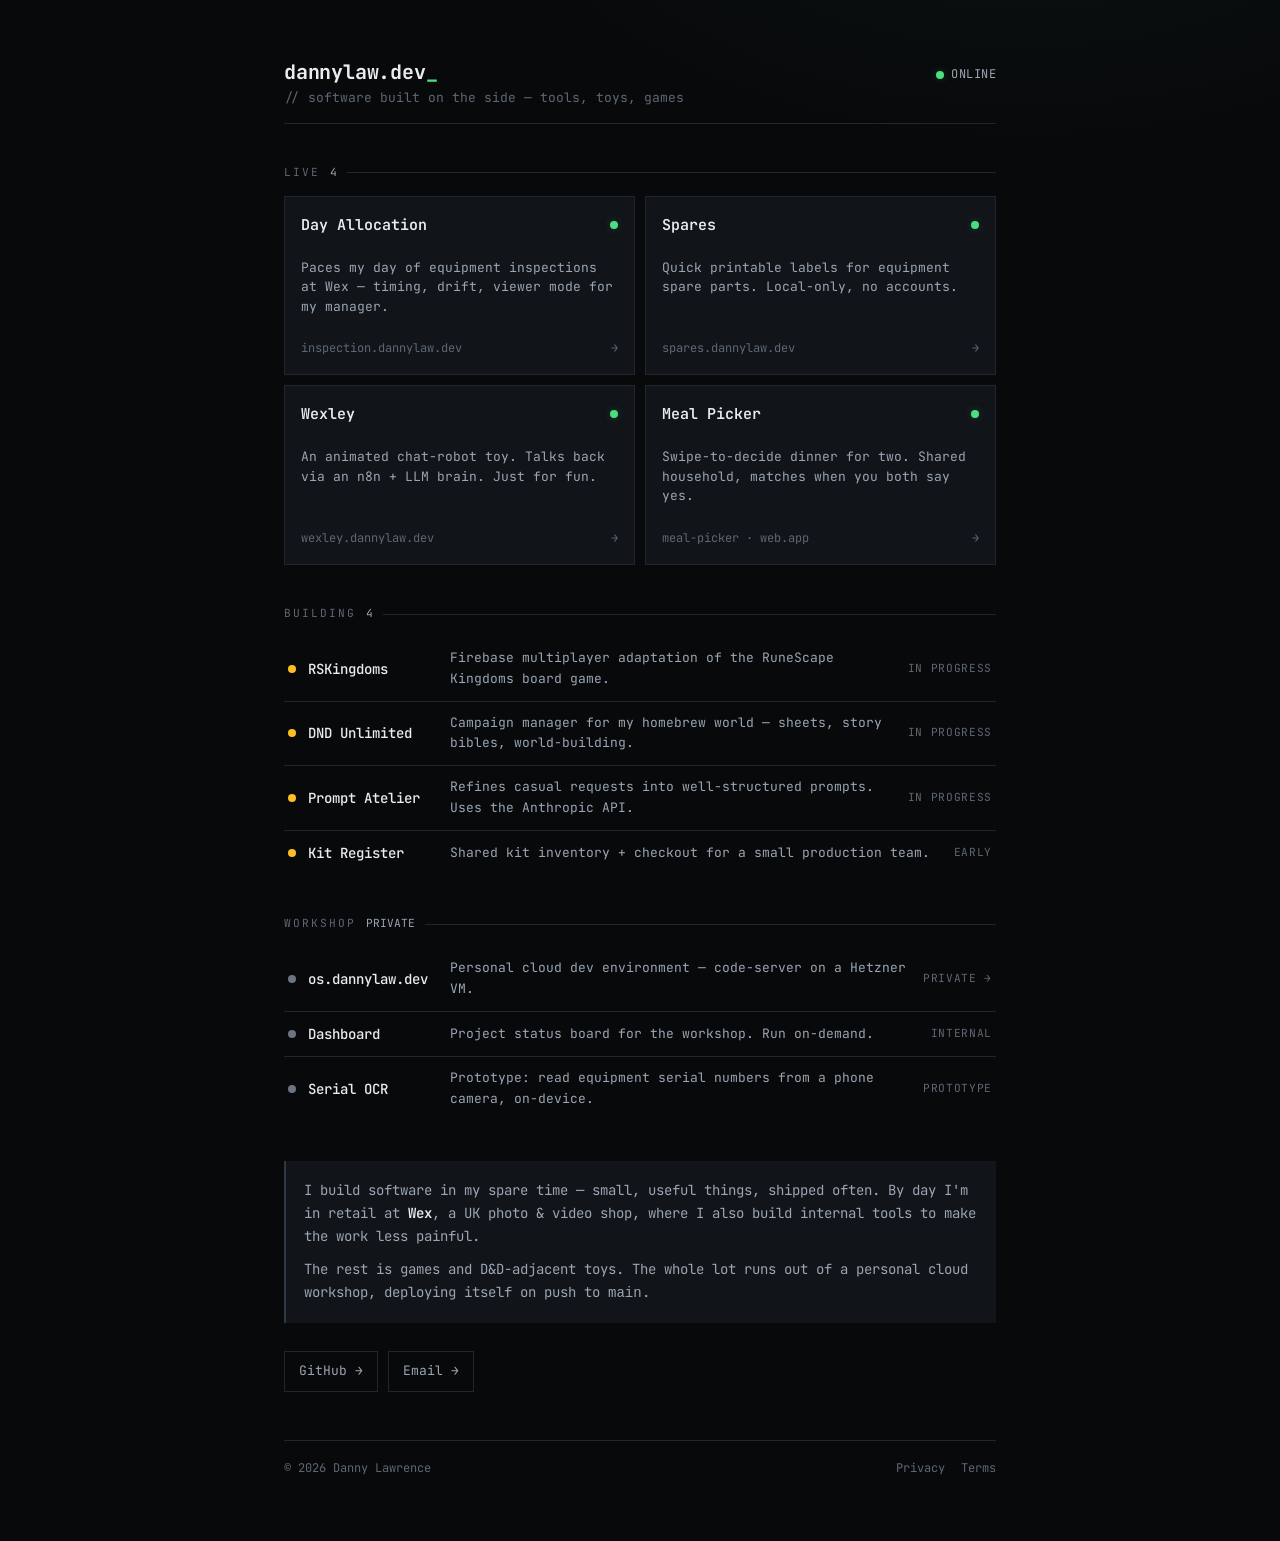
<file: index.html>
<!DOCTYPE html>
<html lang="en">
<head>
  <meta charset="UTF-8">
  <meta name="viewport" content="width=device-width, initial-scale=1.0">
  <meta name="description" content="Danny Lawrence — personal workshop. Software built on the side: tools, toys, and games.">
  <title>dannylaw.dev — workshop</title>
  <link rel="preconnect" href="https://fonts.googleapis.com">
  <link rel="preconnect" href="https://fonts.gstatic.com" crossorigin>
  <link href="https://fonts.googleapis.com/css2?family=Inter:wght@400;500;600&family=JetBrains+Mono:wght@400;500;600;700&display=swap" rel="stylesheet">
  <link rel="stylesheet" href="style.css">
</head>
<body>
<main class="deck">

  <!-- HEADER -->
  <header class="deck-head">
    <div>
      <div class="brand">dannylaw.dev<span class="blink">_</span></div>
      <div class="tagline">// software built on the side — tools, toys, games</div>
    </div>
    <span class="status-chip"><span class="dot live"></span> online</span>
  </header>

  <!-- LIVE -->
  <section class="section">
    <div class="section-label">Live <span class="section-count">4</span></div>
    <div class="grid">

      <a class="tile" href="https://inspection.dannylaw.dev" target="_blank" rel="noopener">
        <div class="tile-top">
          <span class="tile-name">Day Allocation</span>
          <span class="dot live" aria-label="live"></span>
        </div>
        <p class="tile-desc">Paces my day of equipment inspections at Wex — timing, drift, viewer mode for my manager.</p>
        <span class="tile-go"><span class="host">inspection.dannylaw.dev</span> <span class="arr">→</span></span>
      </a>

      <a class="tile" href="https://spares.dannylaw.dev" target="_blank" rel="noopener">
        <div class="tile-top">
          <span class="tile-name">Spares</span>
          <span class="dot live" aria-label="live"></span>
        </div>
        <p class="tile-desc">Quick printable labels for equipment spare parts. Local-only, no accounts.</p>
        <span class="tile-go"><span class="host">spares.dannylaw.dev</span> <span class="arr">→</span></span>
      </a>

      <a class="tile" href="https://wexley.dannylaw.dev" target="_blank" rel="noopener">
        <div class="tile-top">
          <span class="tile-name">Wexley</span>
          <span class="dot live" aria-label="live"></span>
        </div>
        <p class="tile-desc">An animated chat-robot toy. Talks back via an n8n + LLM brain. Just for fun.</p>
        <span class="tile-go"><span class="host">wexley.dannylaw.dev</span> <span class="arr">→</span></span>
      </a>

      <a class="tile" href="https://meal-picker-c1d4e.web.app" target="_blank" rel="noopener">
        <div class="tile-top">
          <span class="tile-name">Meal Picker</span>
          <span class="dot live" aria-label="live"></span>
        </div>
        <p class="tile-desc">Swipe-to-decide dinner for two. Shared household, matches when you both say yes.</p>
        <span class="tile-go"><span class="host">meal-picker · web.app</span> <span class="arr">→</span></span>
      </a>

    </div>
  </section>

  <!-- BUILDING -->
  <section class="section">
    <div class="section-label">Building <span class="section-count">4</span></div>
    <div class="rows">
      <div class="row">
        <span class="dot build"></span>
        <span class="r-name">RSKingdoms</span>
        <span class="r-desc">Firebase multiplayer adaptation of the RuneScape Kingdoms board game.</span>
        <span class="r-tag">in progress</span>
      </div>
      <div class="row">
        <span class="dot build"></span>
        <span class="r-name">DND Unlimited</span>
        <span class="r-desc">Campaign manager for my homebrew world — sheets, story bibles, world-building.</span>
        <span class="r-tag">in progress</span>
      </div>
      <div class="row">
        <span class="dot build"></span>
        <span class="r-name">Prompt Atelier</span>
        <span class="r-desc">Refines casual requests into well-structured prompts. Uses the Anthropic API.</span>
        <span class="r-tag">in progress</span>
      </div>
      <div class="row">
        <span class="dot build"></span>
        <span class="r-name">Kit Register</span>
        <span class="r-desc">Shared kit inventory + checkout for a small production team.</span>
        <span class="r-tag">early</span>
      </div>
    </div>
  </section>

  <!-- WORKSHOP -->
  <section class="section">
    <div class="section-label">Workshop <span class="section-count">private</span></div>
    <div class="rows">
      <a class="row" href="https://os.dannylaw.dev" target="_blank" rel="noopener">
        <span class="dot idle"></span>
        <span class="r-name">os.dannylaw.dev</span>
        <span class="r-desc">Personal cloud dev environment — code-server on a Hetzner VM.</span>
        <span class="r-tag">private →</span>
      </a>
      <div class="row">
        <span class="dot idle"></span>
        <span class="r-name">Dashboard</span>
        <span class="r-desc">Project status board for the workshop. Run on-demand.</span>
        <span class="r-tag">internal</span>
      </div>
      <div class="row">
        <span class="dot idle"></span>
        <span class="r-name">Serial OCR</span>
        <span class="r-desc">Prototype: read equipment serial numbers from a phone camera, on-device.</span>
        <span class="r-tag">prototype</span>
      </div>
    </div>
  </section>

  <!-- ABOUT -->
  <section class="about">
    <p>I build software in my spare time — small, useful things, shipped often. By day I'm in retail at <strong>Wex</strong>, a UK photo &amp; video shop, where I also build internal tools to make the work less painful.</p>
    <p>The rest is games and D&amp;D-adjacent toys. The whole lot runs out of a personal cloud workshop, deploying itself on push to <code>main</code>.</p>
  </section>

  <!-- LINKS -->
  <div class="links">
    <a href="https://github.com/DannyLaw-dev" rel="me" target="_blank">GitHub →</a>
    <a href="mailto:dannylaw.dev@gmail.com">Email →</a>
  </div>

  <!-- FOOTER -->
  <footer>
    <span>© 2026 Danny Lawrence</span>
    <span class="footer-links">
      <a href="/privacy.html">Privacy</a>
      <a href="/terms.html">Terms</a>
    </span>
  </footer>

</main>
</body>
</html>
</file>
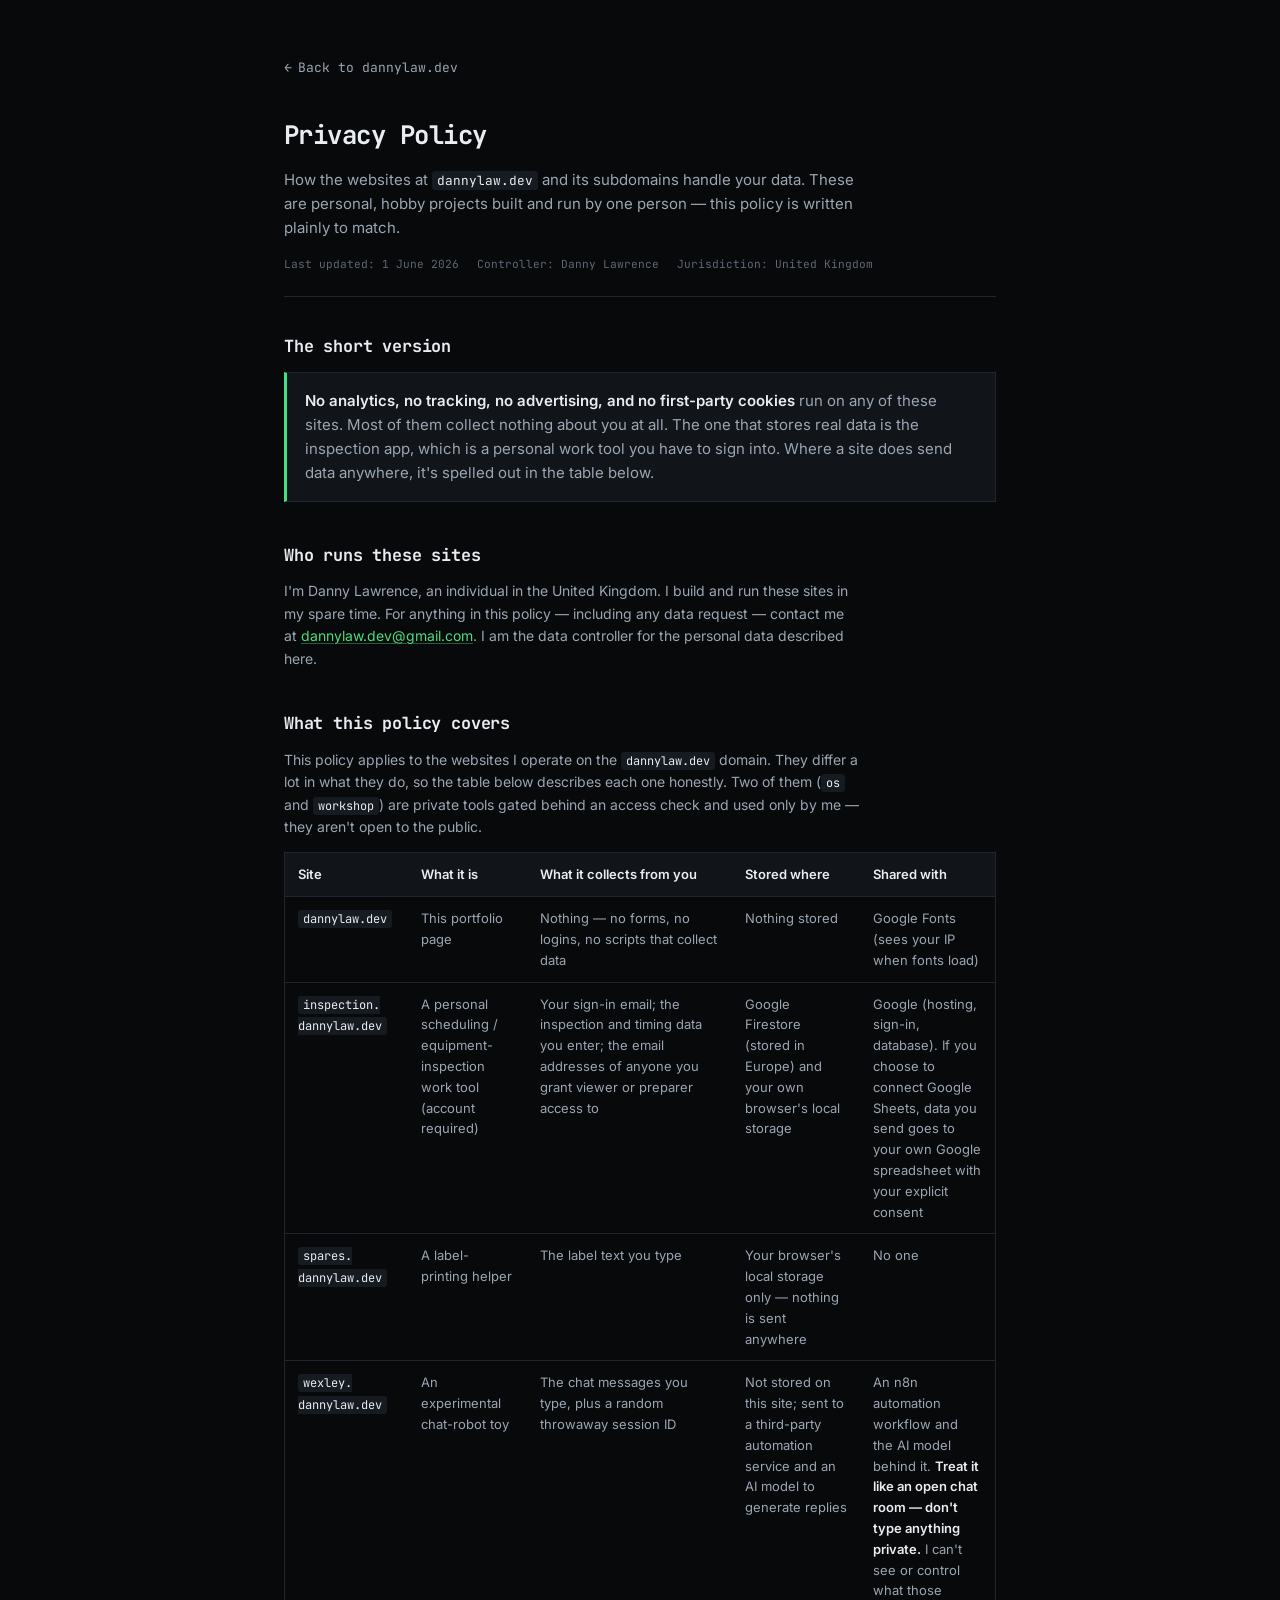
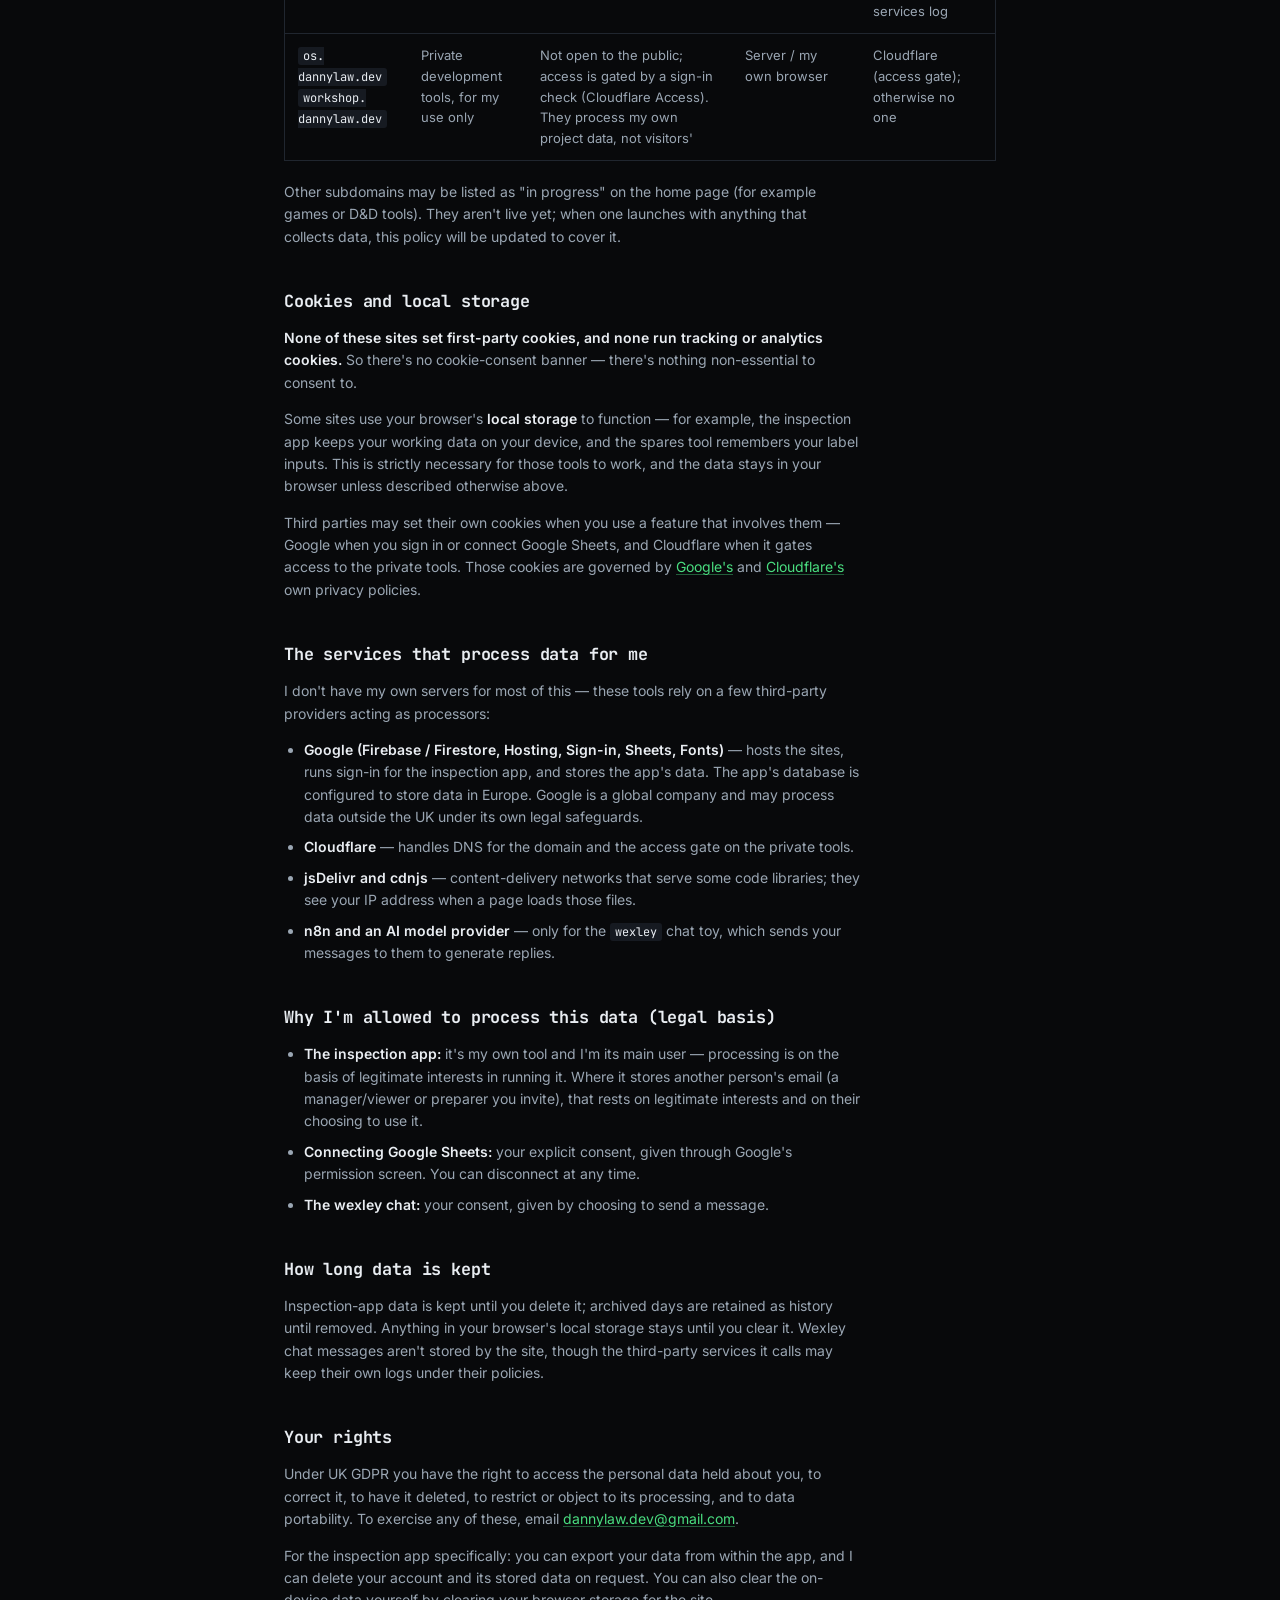
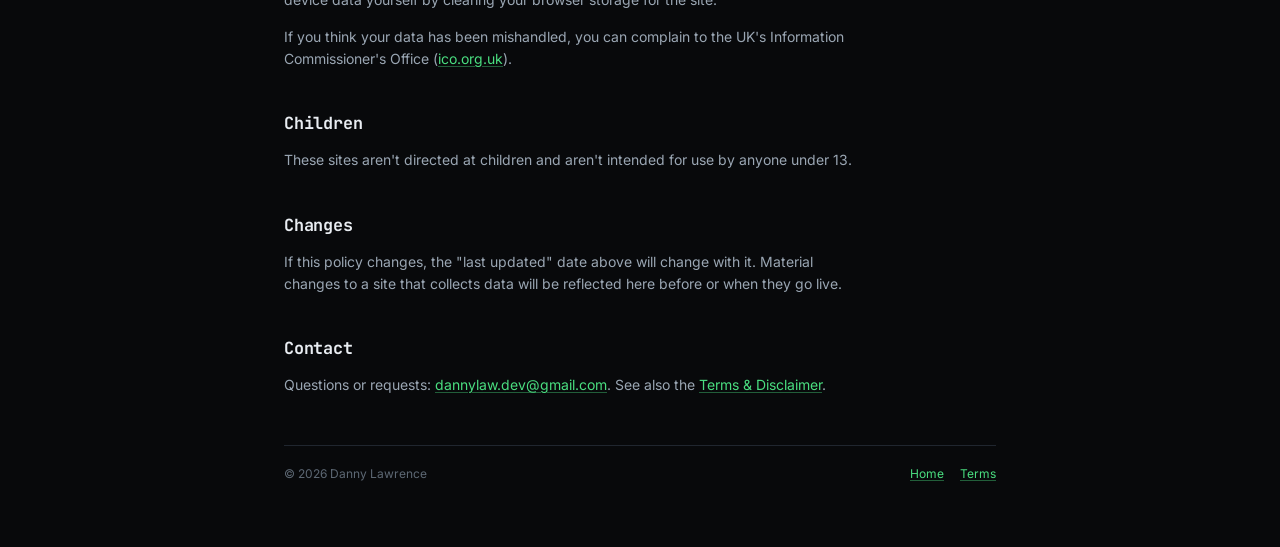
<file: privacy.html>
<!DOCTYPE html>
<html lang="en">
<head>
  <meta charset="UTF-8">
  <meta name="viewport" content="width=device-width, initial-scale=1.0">
  <meta name="robots" content="noindex">
  <meta name="description" content="Privacy policy for dannylaw.dev and its subdomains.">
  <title>Privacy — dannylaw.dev</title>
  <link rel="preconnect" href="https://fonts.googleapis.com">
  <link rel="preconnect" href="https://fonts.gstatic.com" crossorigin>
  <link href="https://fonts.googleapis.com/css2?family=Inter:wght@400;500;600&family=JetBrains+Mono:wght@400;500;600;700&display=swap" rel="stylesheet">
  <link rel="stylesheet" href="style.css">
</head>
<body>
<div class="page legal">

  <a class="back-link" href="/"><span class="arrow">→</span> Back to dannylaw.dev</a>

  <header class="legal-head">
    <h1>Privacy Policy</h1>
    <p class="legal-sub">How the websites at <code>dannylaw.dev</code> and its subdomains handle your data. These are personal, hobby projects built and run by one person — this policy is written plainly to match.</p>
    <div class="legal-meta">
      <span>Last updated: 1 June 2026</span>
      <span>Controller: Danny Lawrence</span>
      <span>Jurisdiction: United Kingdom</span>
    </div>
  </header>

  <h2>The short version</h2>
  <div class="legal-note">
    <strong>No analytics, no tracking, no advertising, and no first-party cookies</strong> run on any of these sites. Most of them collect nothing about you at all. The one that stores real data is the inspection app, which is a personal work tool you have to sign into. Where a site does send data anywhere, it's spelled out in the table below.
  </div>

  <h2>Who runs these sites</h2>
  <p>I'm Danny Lawrence, an individual in the United Kingdom. I build and run these sites in my spare time. For anything in this policy — including any data request — contact me at <a href="mailto:dannylaw.dev@gmail.com">dannylaw.dev@gmail.com</a>. I am the data controller for the personal data described here.</p>

  <h2>What this policy covers</h2>
  <p>This policy applies to the websites I operate on the <code>dannylaw.dev</code> domain. They differ a lot in what they do, so the table below describes each one honestly. Two of them (<code>os</code> and <code>workshop</code>) are private tools gated behind an access check and used only by me — they aren't open to the public.</p>

  <div class="legal-table-wrap">
    <table class="legal-table">
      <thead>
        <tr>
          <th>Site</th>
          <th>What it is</th>
          <th>What it collects from you</th>
          <th>Stored where</th>
          <th>Shared with</th>
        </tr>
      </thead>
      <tbody>
        <tr>
          <td><code>dannylaw.dev</code></td>
          <td>This portfolio page</td>
          <td>Nothing — no forms, no logins, no scripts that collect data</td>
          <td>Nothing stored</td>
          <td>Google Fonts (sees your IP when fonts load)</td>
        </tr>
        <tr>
          <td><code>inspection.<wbr>dannylaw.dev</code></td>
          <td>A personal scheduling / equipment-inspection work tool (account required)</td>
          <td>Your sign-in email; the inspection and timing data you enter; the email addresses of anyone you grant viewer or preparer access to</td>
          <td>Google Firestore (stored in Europe) and your own browser's local storage</td>
          <td>Google (hosting, sign-in, database). If you choose to connect Google Sheets, data you send goes to your own Google spreadsheet with your explicit consent</td>
        </tr>
        <tr>
          <td><code>spares.<wbr>dannylaw.dev</code></td>
          <td>A label-printing helper</td>
          <td>The label text you type</td>
          <td>Your browser's local storage only — nothing is sent anywhere</td>
          <td>No one</td>
        </tr>
        <tr>
          <td><code>wexley.<wbr>dannylaw.dev</code></td>
          <td>An experimental chat-robot toy</td>
          <td>The chat messages you type, plus a random throwaway session ID</td>
          <td>Not stored on this site; sent to a third-party automation service and an AI model to generate replies</td>
          <td>An n8n automation workflow and the AI model behind it. <strong>Treat it like an open chat room — don't type anything private.</strong> I can't see or control what those services log</td>
        </tr>
        <tr>
          <td><code>os.<wbr>dannylaw.dev</code><br><code>workshop.<wbr>dannylaw.dev</code></td>
          <td>Private development tools, for my use only</td>
          <td>Not open to the public; access is gated by a sign-in check (Cloudflare Access). They process my own project data, not visitors'</td>
          <td>Server / my own browser</td>
          <td>Cloudflare (access gate); otherwise no one</td>
        </tr>
      </tbody>
    </table>
  </div>

  <p>Other subdomains may be listed as "in progress" on the home page (for example games or D&amp;D tools). They aren't live yet; when one launches with anything that collects data, this policy will be updated to cover it.</p>

  <h2>Cookies and local storage</h2>
  <p><strong>None of these sites set first-party cookies, and none run tracking or analytics cookies.</strong> So there's no cookie-consent banner — there's nothing non-essential to consent to.</p>
  <p>Some sites use your browser's <strong>local storage</strong> to function — for example, the inspection app keeps your working data on your device, and the spares tool remembers your label inputs. This is strictly necessary for those tools to work, and the data stays in your browser unless described otherwise above.</p>
  <p>Third parties may set their own cookies when you use a feature that involves them — Google when you sign in or connect Google Sheets, and Cloudflare when it gates access to the private tools. Those cookies are governed by <a href="https://policies.google.com/privacy" rel="noopener" target="_blank">Google's</a> and <a href="https://www.cloudflare.com/privacypolicy/" rel="noopener" target="_blank">Cloudflare's</a> own privacy policies.</p>

  <h2>The services that process data for me</h2>
  <p>I don't have my own servers for most of this — these tools rely on a few third-party providers acting as processors:</p>
  <ul>
    <li><strong>Google (Firebase / Firestore, Hosting, Sign-in, Sheets, Fonts)</strong> — hosts the sites, runs sign-in for the inspection app, and stores the app's data. The app's database is configured to store data in Europe. Google is a global company and may process data outside the UK under its own legal safeguards.</li>
    <li><strong>Cloudflare</strong> — handles DNS for the domain and the access gate on the private tools.</li>
    <li><strong>jsDelivr and cdnjs</strong> — content-delivery networks that serve some code libraries; they see your IP address when a page loads those files.</li>
    <li><strong>n8n and an AI model provider</strong> — only for the <code>wexley</code> chat toy, which sends your messages to them to generate replies.</li>
  </ul>

  <h2>Why I'm allowed to process this data (legal basis)</h2>
  <ul>
    <li><strong>The inspection app:</strong> it's my own tool and I'm its main user — processing is on the basis of legitimate interests in running it. Where it stores another person's email (a manager/viewer or preparer you invite), that rests on legitimate interests and on their choosing to use it.</li>
    <li><strong>Connecting Google Sheets:</strong> your explicit consent, given through Google's permission screen. You can disconnect at any time.</li>
    <li><strong>The wexley chat:</strong> your consent, given by choosing to send a message.</li>
  </ul>

  <h2>How long data is kept</h2>
  <p>Inspection-app data is kept until you delete it; archived days are retained as history until removed. Anything in your browser's local storage stays until you clear it. Wexley chat messages aren't stored by the site, though the third-party services it calls may keep their own logs under their policies.</p>

  <h2>Your rights</h2>
  <p>Under UK GDPR you have the right to access the personal data held about you, to correct it, to have it deleted, to restrict or object to its processing, and to data portability. To exercise any of these, email <a href="mailto:dannylaw.dev@gmail.com">dannylaw.dev@gmail.com</a>.</p>
  <p>For the inspection app specifically: you can export your data from within the app, and I can delete your account and its stored data on request. You can also clear the on-device data yourself by clearing your browser storage for the site.</p>
  <p>If you think your data has been mishandled, you can complain to the UK's Information Commissioner's Office (<a href="https://ico.org.uk/" rel="noopener" target="_blank">ico.org.uk</a>).</p>

  <h2>Children</h2>
  <p>These sites aren't directed at children and aren't intended for use by anyone under 13.</p>

  <h2>Changes</h2>
  <p>If this policy changes, the "last updated" date above will change with it. Material changes to a site that collects data will be reflected here before or when they go live.</p>

  <h2>Contact</h2>
  <p>Questions or requests: <a href="mailto:dannylaw.dev@gmail.com">dannylaw.dev@gmail.com</a>. See also the <a href="/terms.html">Terms &amp; Disclaimer</a>.</p>

  <footer>
    <span>© 2026 Danny Lawrence</span>
    <span class="footer-links">
      <a href="/">Home</a>
      <a href="/terms.html">Terms</a>
    </span>
  </footer>

</div>
</body>
</html>
</file>
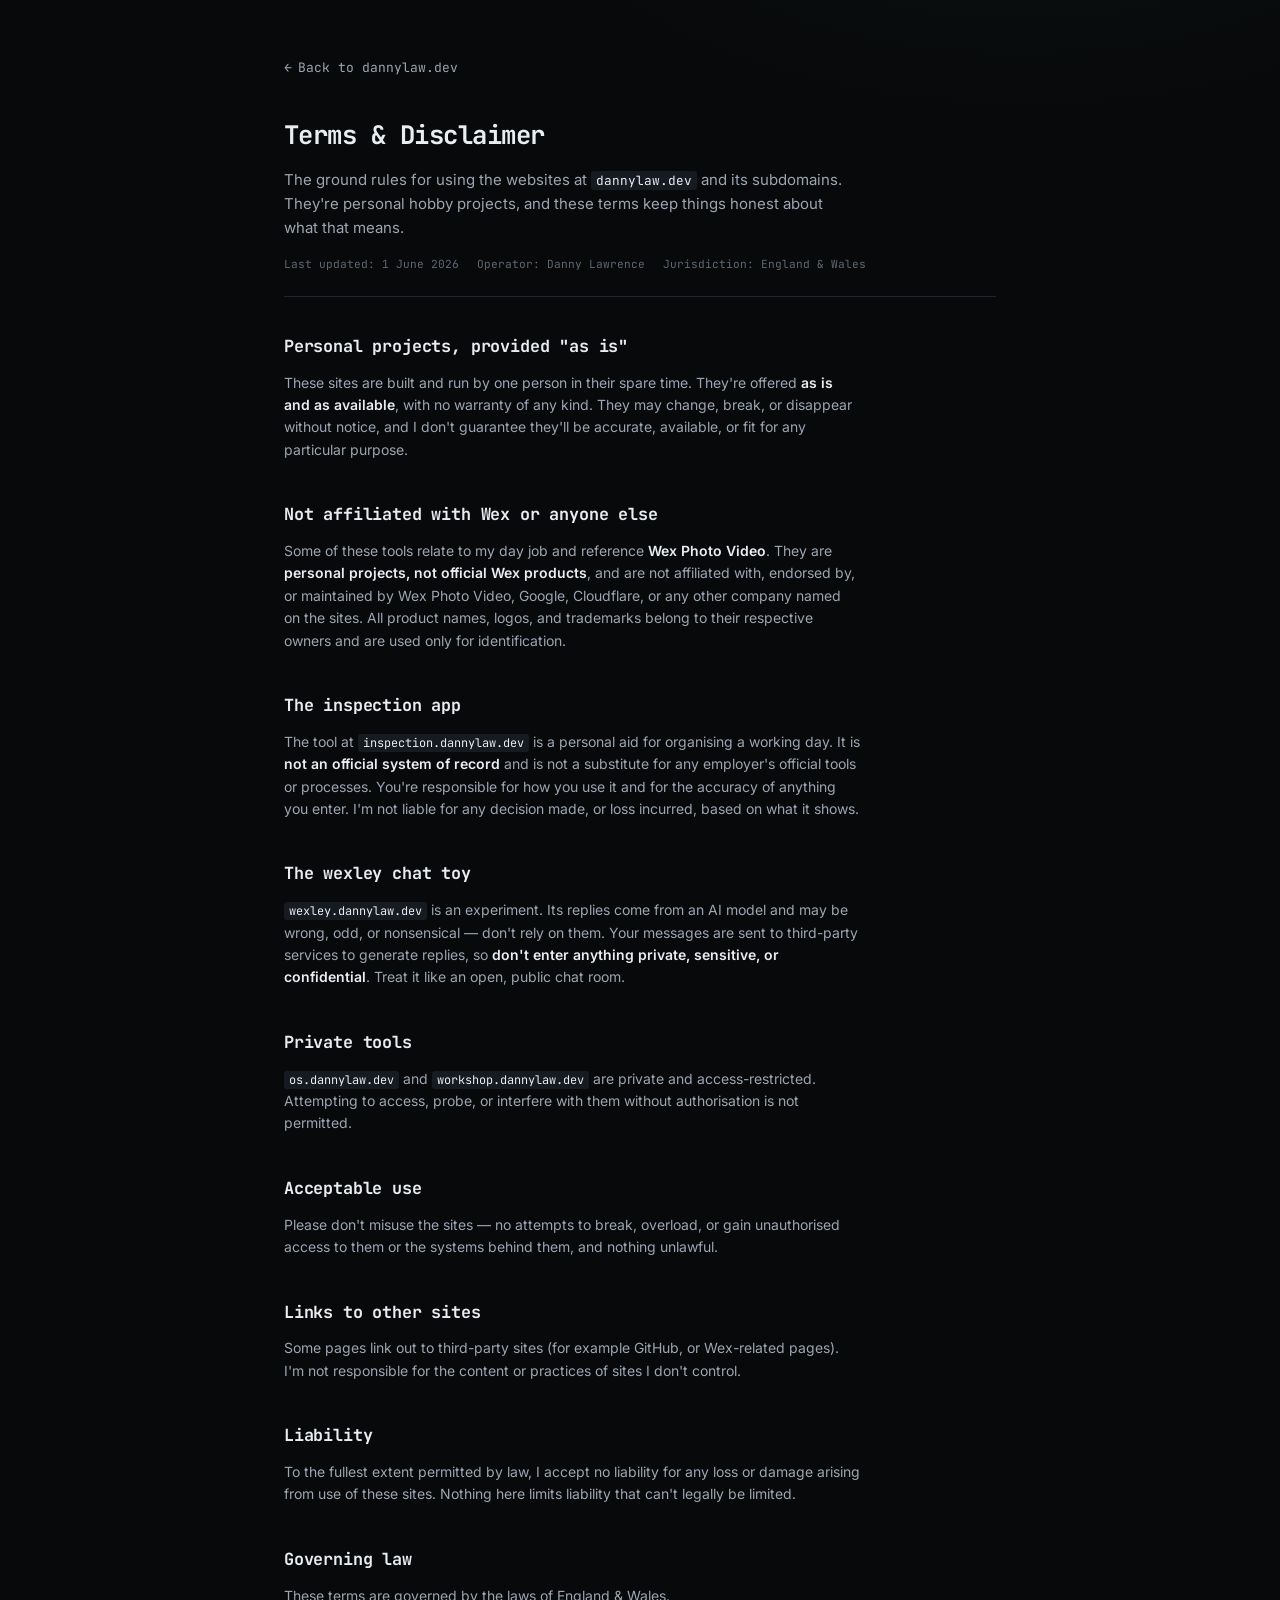
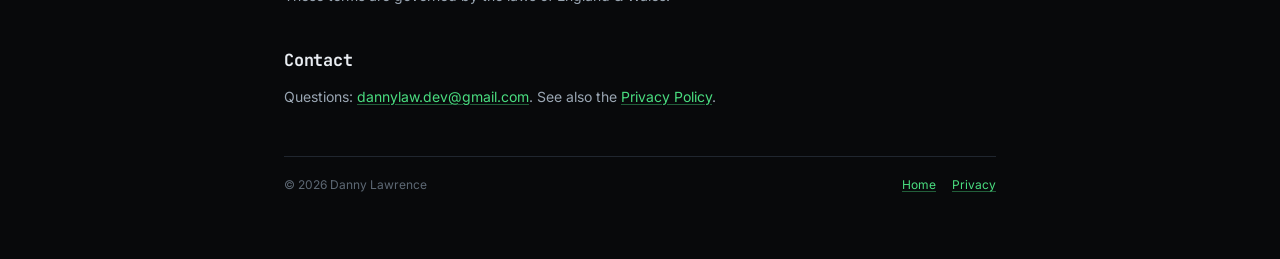
<file: terms.html>
<!DOCTYPE html>
<html lang="en">
<head>
  <meta charset="UTF-8">
  <meta name="viewport" content="width=device-width, initial-scale=1.0">
  <meta name="robots" content="noindex">
  <meta name="description" content="Terms of use and disclaimer for dannylaw.dev and its subdomains.">
  <title>Terms &amp; Disclaimer — dannylaw.dev</title>
  <link rel="preconnect" href="https://fonts.googleapis.com">
  <link rel="preconnect" href="https://fonts.gstatic.com" crossorigin>
  <link href="https://fonts.googleapis.com/css2?family=Inter:wght@400;500;600&family=JetBrains+Mono:wght@400;500;600;700&display=swap" rel="stylesheet">
  <link rel="stylesheet" href="style.css">
</head>
<body>
<div class="page legal">

  <a class="back-link" href="/"><span class="arrow">→</span> Back to dannylaw.dev</a>

  <header class="legal-head">
    <h1>Terms &amp; Disclaimer</h1>
    <p class="legal-sub">The ground rules for using the websites at <code>dannylaw.dev</code> and its subdomains. They're personal hobby projects, and these terms keep things honest about what that means.</p>
    <div class="legal-meta">
      <span>Last updated: 1 June 2026</span>
      <span>Operator: Danny Lawrence</span>
      <span>Jurisdiction: England &amp; Wales</span>
    </div>
  </header>

  <h2>Personal projects, provided "as is"</h2>
  <p>These sites are built and run by one person in their spare time. They're offered <strong>as is and as available</strong>, with no warranty of any kind. They may change, break, or disappear without notice, and I don't guarantee they'll be accurate, available, or fit for any particular purpose.</p>

  <h2>Not affiliated with Wex or anyone else</h2>
  <p>Some of these tools relate to my day job and reference <strong>Wex Photo Video</strong>. They are <strong>personal projects, not official Wex products</strong>, and are not affiliated with, endorsed by, or maintained by Wex Photo Video, Google, Cloudflare, or any other company named on the sites. All product names, logos, and trademarks belong to their respective owners and are used only for identification.</p>

  <h2>The inspection app</h2>
  <p>The tool at <code>inspection.dannylaw.dev</code> is a personal aid for organising a working day. It is <strong>not an official system of record</strong> and is not a substitute for any employer's official tools or processes. You're responsible for how you use it and for the accuracy of anything you enter. I'm not liable for any decision made, or loss incurred, based on what it shows.</p>

  <h2>The wexley chat toy</h2>
  <p><code>wexley.dannylaw.dev</code> is an experiment. Its replies come from an AI model and may be wrong, odd, or nonsensical — don't rely on them. Your messages are sent to third-party services to generate replies, so <strong>don't enter anything private, sensitive, or confidential</strong>. Treat it like an open, public chat room.</p>

  <h2>Private tools</h2>
  <p><code>os.dannylaw.dev</code> and <code>workshop.dannylaw.dev</code> are private and access-restricted. Attempting to access, probe, or interfere with them without authorisation is not permitted.</p>

  <h2>Acceptable use</h2>
  <p>Please don't misuse the sites — no attempts to break, overload, or gain unauthorised access to them or the systems behind them, and nothing unlawful.</p>

  <h2>Links to other sites</h2>
  <p>Some pages link out to third-party sites (for example GitHub, or Wex-related pages). I'm not responsible for the content or practices of sites I don't control.</p>

  <h2>Liability</h2>
  <p>To the fullest extent permitted by law, I accept no liability for any loss or damage arising from use of these sites. Nothing here limits liability that can't legally be limited.</p>

  <h2>Governing law</h2>
  <p>These terms are governed by the laws of England &amp; Wales.</p>

  <h2>Contact</h2>
  <p>Questions: <a href="mailto:dannylaw.dev@gmail.com">dannylaw.dev@gmail.com</a>. See also the <a href="/privacy.html">Privacy Policy</a>.</p>

  <footer>
    <span>© 2026 Danny Lawrence</span>
    <span class="footer-links">
      <a href="/">Home</a>
      <a href="/privacy.html">Privacy</a>
    </span>
  </footer>

</div>
</body>
</html>
</file>
<file: style.css>
/* =========================================================
   dannylaw.dev — "Control Deck" personal dashboard
   Mono ops-console aesthetic. Sharp edges, status dots,
   tile grid. Redesigned 2026-06.
   ========================================================= */

/* ---------- TOKENS ---------- */
:root {
  --bg: #08090b;
  --bg-2: #0d0f13;
  --surface: #111419;
  --surface-2: #161a21;
  --surface-hover: #1b212a;
  --line: #20262f;
  --line-bright: #2f3845;
  --ink: #e9edf2;
  --ink-dim: #9aa6b3;
  --ink-faint: #5d6874;

  --live: #4ade80;       /* online / live */
  --build: #fbbf24;      /* in progress */
  --idle: #6b7480;       /* private / dev / on-demand */
  --accent: #4ade80;
  --accent-soft: rgba(74, 222, 128, 0.12);
  --glow: rgba(74, 222, 128, 0.22);

  --mono: 'JetBrains Mono', ui-monospace, SFMono-Regular, Menlo, Consolas, monospace;
  --sans: 'Inter', system-ui, -apple-system, 'Segoe UI', sans-serif;
}

/* ---------- BASE ---------- */
*, *::before, *::after { box-sizing: border-box; }
html, body { margin: 0; padding: 0; }
body {
  background:
    radial-gradient(900px 500px at 80% -10%, rgba(74,222,128,0.05), transparent 60%),
    var(--bg);
  color: var(--ink);
  font-family: var(--mono);
  font-size: 14px;
  line-height: 1.6;
  -webkit-font-smoothing: antialiased;
  -moz-osx-font-smoothing: grayscale;
}
a { color: inherit; text-decoration: none; }
:focus-visible { outline: 2px solid var(--accent); outline-offset: 3px; }

.deck {
  max-width: 760px;
  margin: 0 auto;
  padding: 56px 24px 64px;
}
@media (max-width: 600px) { .deck { padding: 36px 16px 48px; } }

/* ---------- HEADER ---------- */
.deck-head {
  display: flex;
  align-items: baseline;
  justify-content: space-between;
  gap: 16px;
  flex-wrap: wrap;
  padding-bottom: 14px;
  border-bottom: 1px solid var(--line);
}
.brand {
  font-size: 1.25rem;
  font-weight: 700;
  letter-spacing: -0.01em;
  color: var(--ink);
}
.brand .blink {
  color: var(--accent);
  animation: blink 1.4s steps(1) infinite;
}
@keyframes blink { 50% { opacity: 0; } }
.tagline { color: var(--ink-faint); font-size: 0.8125rem; }
.status-chip {
  display: inline-flex;
  align-items: center;
  gap: 7px;
  font-size: 0.75rem;
  color: var(--ink-dim);
  letter-spacing: 0.04em;
  text-transform: uppercase;
}

/* status dot */
.dot {
  width: 8px; height: 8px;
  border-radius: 50%;
  flex: none;
  display: inline-block;
}
.dot.live  { background: var(--live);  box-shadow: 0 0 8px var(--glow); }
.dot.build { background: var(--build); }
.dot.idle  { background: var(--idle); }

/* ---------- SECTIONS ---------- */
.section { margin-top: 40px; }
.section-label {
  display: flex;
  align-items: center;
  gap: 10px;
  font-size: 0.7rem;
  letter-spacing: 0.18em;
  text-transform: uppercase;
  color: var(--ink-faint);
  margin-bottom: 14px;
}
.section-label::after {
  content: "";
  flex: 1;
  height: 1px;
  background: var(--line);
}
.section-count { color: var(--ink-dim); letter-spacing: 0; }

/* ---------- TILE GRID ---------- */
.grid {
  display: grid;
  grid-template-columns: 1fr 1fr;
  gap: 10px;
}
@media (max-width: 540px) { .grid { grid-template-columns: 1fr; } }

.tile {
  display: flex;
  flex-direction: column;
  gap: 8px;
  padding: 16px;
  background: var(--surface);
  border: 1px solid var(--line);
  transition: background 140ms ease, border-color 140ms ease, transform 140ms ease;
}
a.tile:hover {
  background: var(--surface-hover);
  border-color: var(--line-bright);
}
a.tile:hover .tile-go { color: var(--accent); }
a.tile:hover .tile-go .arr { transform: translateX(3px); }

.tile-top {
  display: flex;
  align-items: center;
  justify-content: space-between;
  gap: 10px;
}
.tile-name { font-weight: 600; color: var(--ink); font-size: 0.9375rem; }
.tile-desc { color: var(--ink-dim); font-size: 0.8125rem; line-height: 1.5; flex: 1; }
.tile-go {
  display: flex;
  align-items: center;
  justify-content: space-between;
  gap: 8px;
  font-size: 0.75rem;
  color: var(--ink-faint);
  margin-top: 2px;
}
.tile-go .host { font-size: 0.75rem; }
.arr { transition: transform 140ms ease; }

/* soft variant for not-yet-live */
.tile.soft { background: var(--bg-2); border-style: dashed; }
.tile.soft .tile-name { color: var(--ink-dim); }

/* compact row list (building / workshop) */
.rows { display: flex; flex-direction: column; }
.row {
  display: flex;
  align-items: center;
  gap: 12px;
  padding: 11px 4px;
  border-bottom: 1px solid var(--line);
}
.row:last-child { border-bottom: none; }
.row .r-name { color: var(--ink); font-weight: 500; min-width: 130px; }
.row .r-desc { color: var(--ink-dim); font-size: 0.8125rem; flex: 1; }
.row .r-tag {
  font-size: 0.7rem;
  color: var(--ink-faint);
  letter-spacing: 0.06em;
  text-transform: uppercase;
}
a.row:hover .r-name { color: var(--accent); }
a.row:hover .r-tag { color: var(--ink-dim); }

/* ---------- ABOUT ---------- */
.about {
  margin-top: 40px;
  padding: 18px;
  background: var(--surface);
  border-left: 2px solid var(--line-bright);
}
.about p { margin: 0 0 10px; color: var(--ink-dim); font-size: 0.875rem; line-height: 1.65; }
.about p:last-child { margin-bottom: 0; }
.about strong { color: var(--ink); font-weight: 600; }

/* ---------- LINKS ROW ---------- */
.links {
  display: flex;
  gap: 10px;
  flex-wrap: wrap;
  margin-top: 28px;
}
.links a {
  display: inline-flex;
  align-items: center;
  gap: 7px;
  padding: 9px 14px;
  border: 1px solid var(--line);
  font-size: 0.8125rem;
  color: var(--ink-dim);
  transition: border-color 140ms ease, color 140ms ease, background 140ms ease;
}
.links a:hover { border-color: var(--line-bright); color: var(--ink); background: var(--surface); }

/* ---------- FOOTER ---------- */
footer {
  margin-top: 48px;
  padding-top: 18px;
  border-top: 1px solid var(--line);
  display: flex;
  justify-content: space-between;
  align-items: center;
  flex-wrap: wrap;
  gap: 10px;
  font-size: 0.75rem;
  color: var(--ink-faint);
}
.footer-links { display: flex; gap: 16px; flex-wrap: wrap; }
.footer-links a { color: var(--ink-faint); transition: color 140ms ease; }
.footer-links a:hover { color: var(--ink-dim); }

/* =========================================================
   LEGAL PAGES — privacy.html, terms.html (re-skinned to deck)
   ========================================================= */
.legal { max-width: 760px; margin: 0 auto; padding: 56px 24px 64px; font-family: var(--sans); }
.back-link {
  display: inline-flex; align-items: center; gap: 6px;
  font-family: var(--mono); font-size: 0.8125rem;
  color: var(--ink-dim); margin-bottom: 36px; transition: color 140ms ease;
}
.back-link:hover { color: var(--ink); }
.back-link .arrow { transform: scaleX(-1); }
.legal-head { margin-bottom: 36px; padding-bottom: 22px; border-bottom: 1px solid var(--line); }
.legal-head h1 { font-family: var(--mono); font-size: 1.6rem; letter-spacing: -0.02em; margin: 0 0 12px; }
.legal-sub { color: var(--ink-dim); font-size: 0.9375rem; max-width: 60ch; }
.legal-meta {
  margin-top: 16px; display: flex; gap: 18px; flex-wrap: wrap;
  font-family: var(--mono); font-size: 0.7rem; color: var(--ink-faint);
}
.legal h2 { font-family: var(--mono); font-size: 1.05rem; color: var(--ink); margin: 40px 0 12px; letter-spacing: -0.01em; }
.legal h2:first-of-type { margin-top: 0; }
.legal h3 { font-size: 0.95rem; color: var(--ink); margin: 22px 0 8px; }
.legal p { color: var(--ink-dim); margin: 0 0 14px; max-width: 64ch; }
.legal ul { color: var(--ink-dim); margin: 0 0 14px; padding-left: 20px; max-width: 64ch; }
.legal li { margin-bottom: 8px; }
.legal strong { color: var(--ink); font-weight: 600; }
.legal a:not(.back-link) {
  color: var(--accent); text-decoration: underline; text-underline-offset: 2px;
  text-decoration-color: rgba(74,222,128,0.4);
}
.legal a:not(.back-link):hover { color: #86efac; }
.legal code {
  font-family: var(--mono); font-size: 0.85em; padding: 1px 5px;
  background: var(--surface-2); border-radius: 3px; color: var(--ink);
}
.legal-note {
  background: var(--surface); border: 1px solid var(--line);
  border-left: 3px solid var(--accent); padding: 16px 18px; margin: 0 0 20px;
  color: var(--ink-dim); font-size: 0.9375rem;
}
.legal-note strong { color: var(--ink); }
.legal-table-wrap { overflow-x: auto; margin: 0 0 20px; border: 1px solid var(--line); }
.legal-table { width: 100%; border-collapse: collapse; font-size: 0.8125rem; }
.legal-table th, .legal-table td { text-align: left; padding: 11px 13px; border-bottom: 1px solid var(--line); vertical-align: top; }
.legal-table th { color: var(--ink); font-weight: 600; background: var(--surface); white-space: nowrap; }
.legal-table td { color: var(--ink-dim); }
.legal-table tr:last-child td { border-bottom: none; }
.legal-table code { font-size: 0.75rem; white-space: nowrap; }
</file>
